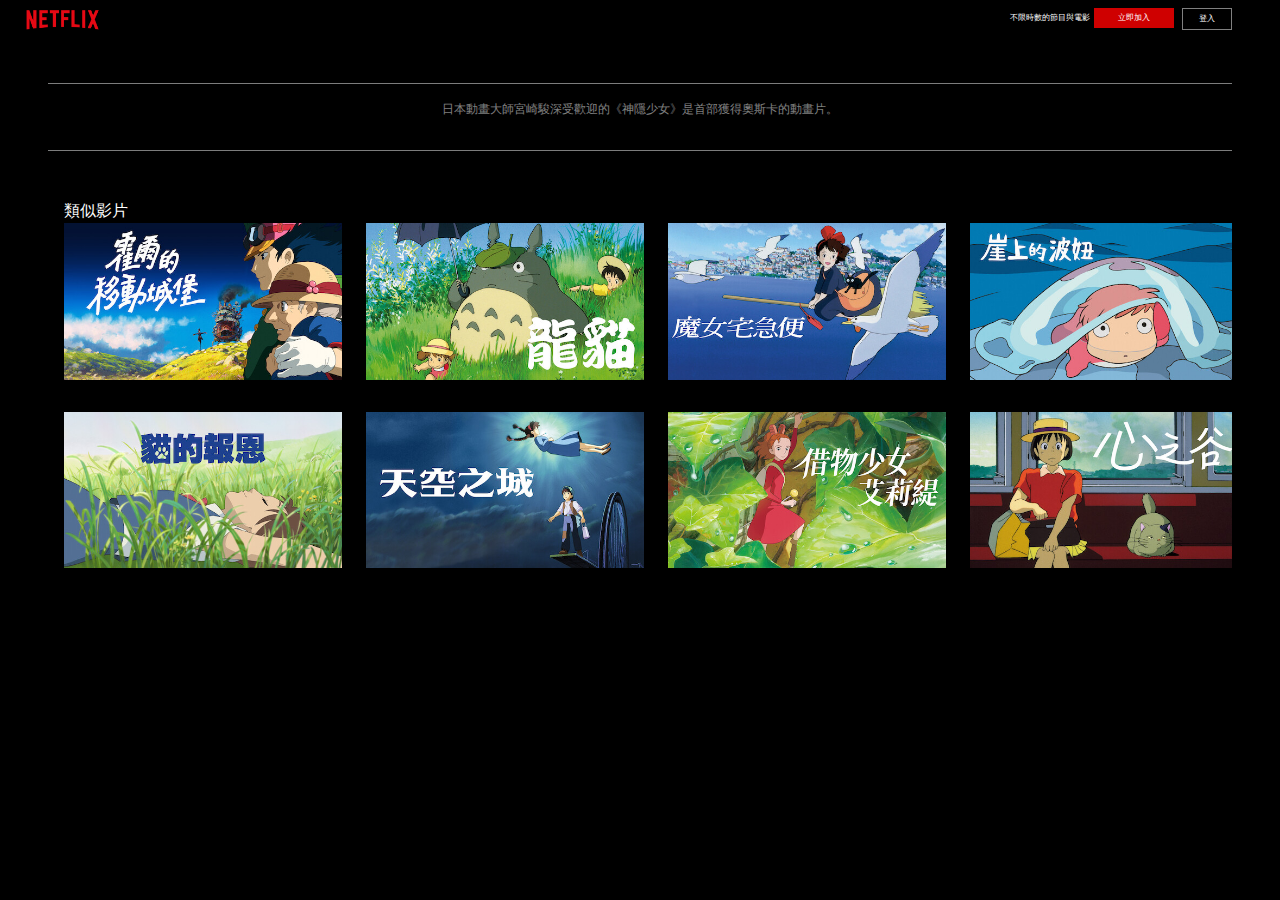
<file: index.html>
<!DOCTYPE html>
<html lang="en">
  <head>
    <meta charset="UTF-8" />
    <meta name="viewport" content="width=device-width, initial-scale=1.0" />
    <link rel="stylesheet" href="./css/bootstrap.css" />
    <link rel="stylesheet" href="./css/netflix_style.css" />
  </head>
  <body>
    <!-- 需求 和 提示: -->
    <!-- 1.首頁固定在網頁最上方: 40_Utilities/40_fixed-top.html -->
    <!-- 2.頁首項目對齊方式: 40_Utilities/ 35_flex.html -->
    <!-- 3.[類似影片]區塊依照網頁寬度決定是否留白邊: 20_Layout/15_container.html -->
    <!-- 4.[類似影片]區塊依照網頁寬度調整每列顯示數量: 20_Layout/20_grid.html -->
    <!-- -------------------------------------------------------------------- -->

    <!-- 不限時數的節目與電影 -->

    <!-- 神隱少女
    2001 | 年齡分級：7+ | 2 小時 5 分鐘 | 動漫電影
    千尋意外來到一個由女巫治理的魔法世界。在這裏，所有違抗女巫的人都被變成了動物。
    主演：柊瑠美，入野自由，夏木麻里 -->

    <!-- 這部傑作出自宮崎駿之手，是奧斯卡史上唯一一部抱回最佳動畫片的非英語電影。 -->

    <!-- 類似影片 -->
    <!-- https://www.netflix.com/tw/title/70028883 -->
    <!-- https://www.netflix.com/tw/title/60032294 -->
    <!-- https://www.netflix.com/tw/title/60027106 -->
    <!-- https://www.netflix.com/tw/title/70106454 -->
    <!-- https://www.netflix.com/tw/title/70019058 -->
    <!-- https://www.netflix.com/tw/title/60027393 -->
    <!-- https://www.netflix.com/tw/title/70216227 -->
    <!-- https://www.netflix.com/tw/title/70045021 -->
    <div class="containar h-100% w-100% bgc">
      <ul class="nav nav-pills flex-column flex-sm-row mybc">
        <li class="nav-item me-auto">
          <img src="./img/logonetflix.png" class="myw mt-2 mb-1 ms-4" alt="" />
        </li>
        <li class="nav-item">
          <a
            data-bs-toggle="pill"
            class="nav-link text-white pe-1 pt-1 pb-1 mt-2 mb-1 myfz"
            href="#"
            >不限時數的節目與電影</a
          >
        </li>
        <li class="nav-item">
          <a
            data-bs-toggle="pill"
            class="nav-link text-white ps-4 pe-4 pt-1 pb-1 mt-2 mb-1 me-2 myfz rounded-0 mybc"
            href="#"
            >立即加入</a
          >
        </li>
        <li class="nav-item">
          <a
            data-bs-toggle="pill"
            class="nav-link text-white border border-white border-opacity-50 pt-1 pb-1 mt-2 mb-1 me-lg-5 me-3 myfz rounded-0"
            href="#"
            >登入</a
          >
        </li>
      </ul>
      <div
        class="d-flex justify-content-center border-top border-bottom border-light border-opacity-50 m-5 d-none d-lg-block"
      >
        <p
          class="text-white-50 fw-normal myfz1 pt-3 pb-3 d-flex justify-content-center"
        >
          日本動畫大師宮崎駿深受歡迎的《神隱少女》是首部獲得奧斯卡的動畫片。
        </p>
      </div>
      <div class="row ms-lg-5 me-lg-5 me-md-1">
        <div class="ms-md-3 p-0">
          <p class="myfz2 text-white mb-0 ms-md-0 ms-4">類似影片</p>
          <div class="row pb-lg-3 pb-0">
            <div class="col-lg-3 col-md-6 pb-md-3 col-12 pb-3">
              <img
                class="w-md-50 ps-md-0 pe-md-0 w-100 ps-4 pe-4"
                src="./img/img_01.jpg"
                alt=""
              />
            </div>
            <div class="col-lg-3 col-md-6 pb-md-3 col-12 pb-3">
              <img
                class="w-md-50 ps-md-0 pe-md-0 w-100 ps-4 pe-4"
                src="./img/img_02.jpg"
                alt=""
              />
            </div>
            <div class="col-lg-3 col-md-6 pb-md-3 col-12 pb-3">
              <img
                class="w-md-50 ps-md-0 pe-md-0 w-100 ps-4 pe-4"
                src="./img/img_03.jpg"
                alt=""
              />
            </div>
            <div class="col-lg-3 col-md-6 pb-md-3 col-12 pb-3">
              <img
                class="w-md-50 ps-md-0 pe-md-0 w-100 ps-4 pe-4"
                src="./img/img_04.jpg"
                alt=""
              />
            </div>
          </div>
          <div class="row">
            <div class="col-lg-3 col-md-6 pb-md-3 col-12 pb-3">
              <img
                class="w-md-50 ps-md-0 pe-md-0 w-100 ps-4 pe-4"
                src="./img/img_05.jpg"
                alt=""
              />
            </div>
            <div class="col-lg-3 col-md-6 pb-md-3 col-12 pb-3">
              <img
                class="w-md-50 ps-md-0 pe-md-0 w-100 ps-4 pe-4"
                src="./img/img_06.jpg"
                alt=""
              />
            </div>
            <div class="col-lg-3 col-md-6 pb-md-3 col-12 pb-3">
              <img
                class="w-md-50 ps-md-0 pe-md-0 w-100 ps-4 pe-4"
                src="./img/img_07.jpg"
                alt=""
              />
            </div>
            <div class="col-lg-3 col-md-6 pb-md-3 col-12 pb-3">
              <img
                class="w-md-50 ps-md-0 pe-md-0 w-100 ps-4 pe-4"
                src="./img/img_08.jpg"
                alt=""
              />
            </div>
          </div>
        </div>
      </div>
    </div>
  </body>
</html>
</file>
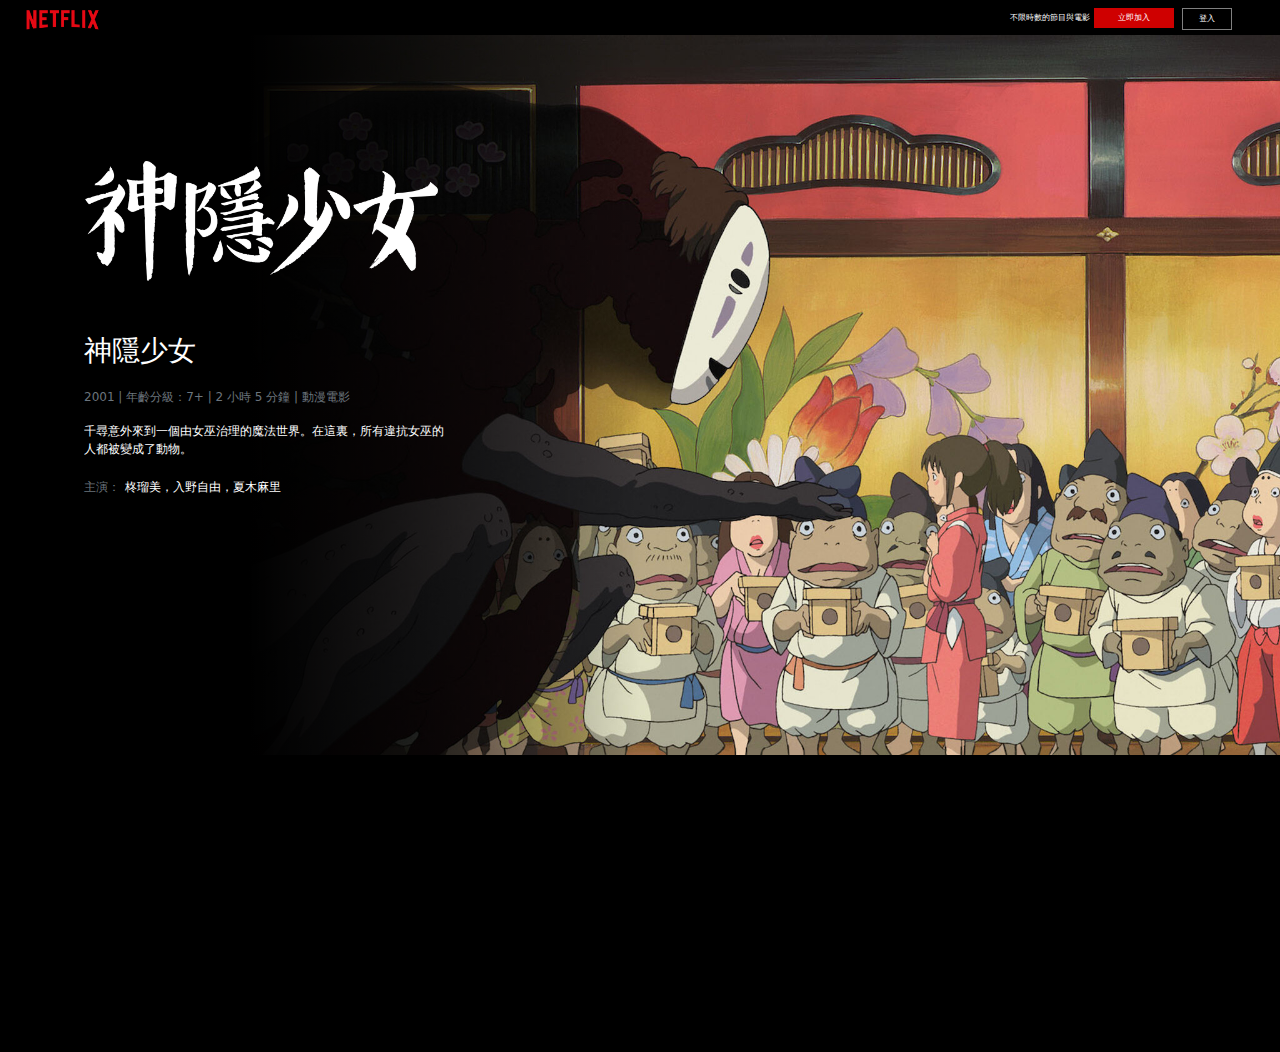
<file: netflix.html>
<!DOCTYPE html>
<html lang="en">
  <head>
    <meta charset="UTF-8" />
    <meta name="viewport" content="width=device-width, initial-scale=1.0" />
    <link rel="stylesheet" href="./css/bootstrap.css" />
    <link rel="stylesheet" href="./css/netflix_style.css" />
  </head>
  <body>
    <!-- 需求 和 提示: -->
    <!-- 1.首頁固定在網頁最上方: 40_Utilities/40_fixed-top.html -->
    <!-- 2.頁首項目對齊方式: 40_Utilities/ 35_flex.html -->
    <!-- 3.[類似影片]區塊依照網頁寬度決定是否留白邊: 20_Layout/15_container.html -->
    <!-- 4.[類似影片]區塊依照網頁寬度調整每列顯示數量: 20_Layout/20_grid.html -->
    <!-- -------------------------------------------------------------------- -->

    <!-- 不限時數的節目與電影 -->

    <!-- 神隱少女
    2001 | 年齡分級：7+ | 2 小時 5 分鐘 | 動漫電影
    千尋意外來到一個由女巫治理的魔法世界。在這裏，所有違抗女巫的人都被變成了動物。
    主演：柊瑠美，入野自由，夏木麻里 -->

    <!-- 這部傑作出自宮崎駿之手，是奧斯卡史上唯一一部抱回最佳動畫片的非英語電影。 -->

    <!-- 類似影片 -->
    <!-- https://www.netflix.com/tw/title/70028883 -->
    <!-- https://www.netflix.com/tw/title/60032294 -->
    <!-- https://www.netflix.com/tw/title/60027106 -->
    <!-- https://www.netflix.com/tw/title/70106454 -->
    <!-- https://www.netflix.com/tw/title/70019058 -->
    <!-- https://www.netflix.com/tw/title/60027393 -->
    <!-- https://www.netflix.com/tw/title/70216227 -->
    <!-- https://www.netflix.com/tw/title/70045021 -->
    <div class="containar h-100% w-100%">
      <ul class="nav nav-pills flex-column flex-sm-row mybc">
        <li class="nav-item me-auto">
          <img src="./img/logonetflix.png" class="myw mt-2 mb-1 ms-4" alt="" />
        </li>
        <li class="nav-item">
          <a
            data-bs-toggle="pill"
            class="nav-link text-white pe-1 pt-1 pb-1 mt-2 mb-1 myfz"
            href="#"
            >不限時數的節目與電影</a
          >
        </li>
        <li class="nav-item">
          <a
            data-bs-toggle="pill"
            class="nav-link text-white ps-4 pe-4 pt-1 pb-1 mt-2 mb-1 me-2 myfz rounded-0 mybc"
            href="#"
            >立即加入</a
          >
        </li>
        <li class="nav-item">
          <a
            data-bs-toggle="pill"
            class="nav-link text-white border border-white border-opacity-50 pt-1 pb-1 mt-2 mb-1 me-5 myfz rounded-0"
            href="#"
            >登入</a
          >
        </li>
      </ul>
      <img
        class="img-fluid position-absolute"
        src="./img/spirited_away.jpg"
        alt=""
      />
      <div class="row position-relative">
        <div class="col-6 mybgc ps-5 pt-5">
          <img
            class="myw mt-5 ms-5"
            src="./img/spirited_away_logo.jpg"
            alt=""
          />
          <p class="mt-5 ms-5 text-white fs-3">神隱少女</p>
          <p class="mt-2 ms-5 text-secondary myfz1">
            2001 | 年齡分級：7+ | 2 小時 5 分鐘 | 動漫電影
          </p>
          <p class="mt-2 ms-5 pe-6 text-white myfz1">
            千尋意外來到一個由女巫治理的魔法世界。在這裏，所有違抗女巫的人都被變成了動物。
          </p>
          <p class="mt-2 ms-5 myfz1 d-inline text-secondary">主演：</p>
          <span class="mt-2 myfz1 text-white">柊瑠美，入野自由，夏木麻里</span>
        </div>
        <div class="col-6"></div>
      </div>
    </div>
  </body>
</html>
</file>
<file: css/netflix_style.css>
* {
  overflow-x: hidden;
}
li > img.myw {
  width: 6vw;
}
li > a.myfz {
  font-size: 0.5rem;
}
div > ul.mybc {
  background-color: black;
}
li.nav-item > a.mybc {
  background-color: rgb(207, 0, 0);
}
div > div.mybgc {
  background-image: rgb(0, 0, 0);
  background-image: linear-gradient(
    90deg,
    rgba(0, 0, 0, 1) 0%,
    rgba(0, 0, 0, 1) 40%,
    rgba(0, 0, 0, 0) 100%
  );
  height: 113vh;
}
div > img.myw {
  width: 60%;
}
div > .myfz1 {
  font-size: 0.75rem;
}
div > .pe-6 {
  padding-right: 30%;
}
body {
  background-color: black;
}
div.col-3 > img {
  /* width: 100%; */
}
div.col-12 > .myfz2 {
  font-size: 2rem;
}
</file>
